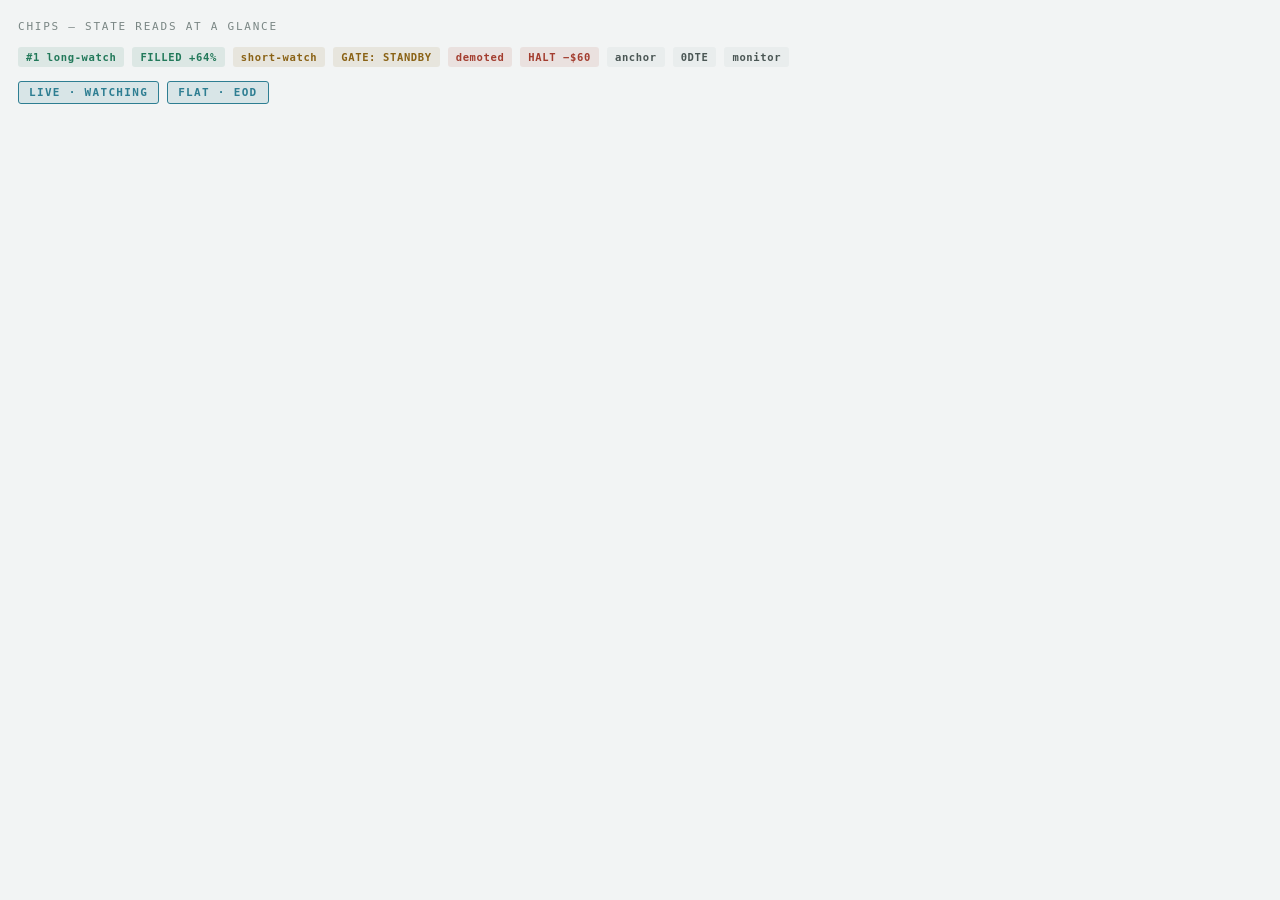
<file: supertrades/design/components/chips.html>
<!-- @dsCard group="Components" name="Status chips" -->
<!doctype html><html><head><meta charset="utf-8">
<meta name="viewport" content="width=device-width,initial-scale=1">
<title>SuperTrades · Status chips</title>
<style>
  :root{
    --bg:#F2F4F4; --surface:#FFFFFF; --surface2:#E9EDED; --line:#D5DCDC;
    --ink:#17211F; --ink2:#4A5654; --ink3:#7A8684;
    --accent:#2E7E92; --accent-soft:#2E7E9222;
    --good:#22795A; --warn:#8A6215; --crit:#A33D2F;
    --good-bg:#22795A1A; --warn-bg:#8A62151A; --crit-bg:#A33D2F1A;
  }
  @media (prefers-color-scheme: dark){ :root{
    --bg:#0C1516; --surface:#121D1F; --surface2:#0F181A; --line:#233335;
    --ink:#E6ECEA; --ink2:#9FAEAC; --ink3:#6E7B79;
    --accent:#6FB4C8; --accent-soft:#6FB4C826;
    --good:#4CBF8C; --warn:#D9A83F; --crit:#E07B62;
    --good-bg:#4CBF8C1F; --warn-bg:#D9A83F1F; --crit-bg:#E07B621F;
  }}
  :root[data-theme="dark"]{
    --bg:#0C1516; --surface:#121D1F; --surface2:#0F181A; --line:#233335;
    --ink:#E6ECEA; --ink2:#9FAEAC; --ink3:#6E7B79;
    --accent:#6FB4C8; --accent-soft:#6FB4C826;
    --good:#4CBF8C; --warn:#D9A83F; --crit:#E07B62;
    --good-bg:#4CBF8C1F; --warn-bg:#D9A83F1F; --crit-bg:#E07B621F;
  }
  :root[data-theme="light"]{
    --bg:#F2F4F4; --surface:#FFFFFF; --surface2:#E9EDED; --line:#D5DCDC;
    --ink:#17211F; --ink2:#4A5654; --ink3:#7A8684;
    --accent:#2E7E92; --accent-soft:#2E7E9222;
    --good:#22795A; --warn:#8A6215; --crit:#A33D2F;
    --good-bg:#22795A1A; --warn-bg:#8A62151A; --crit-bg:#A33D2F1A;
  }
  *{box-sizing:border-box}
  body{background:var(--bg);color:var(--ink);margin:0;padding:18px;
    font:14px/1.55 ui-sans-serif,system-ui,"Segoe UI",Roboto,sans-serif}
  .mono{font-family:ui-monospace,"SF Mono",Menlo,Consolas,monospace;font-variant-numeric:tabular-nums}
  .eyebrow{font-family:ui-monospace,Menlo,Consolas,monospace;font-size:11px;letter-spacing:.16em;
    text-transform:uppercase;color:var(--ink3);margin:0 0 12px}
  .row{display:flex;flex-wrap:wrap;gap:8px;margin-bottom:14px}
  .chip{display:inline-block;border-radius:3px;padding:2px 8px;font-size:10.5px;font-weight:600;letter-spacing:.06em;white-space:nowrap;font-family:ui-monospace,Menlo,monospace}
  .chip.good{background:var(--good-bg);color:var(--good)}
  .chip.warn{background:var(--warn-bg);color:var(--warn)}
  .chip.crit{background:var(--crit-bg);color:var(--crit)}
  .chip.mut{background:var(--surface2);color:var(--ink2)}
  .flat{display:inline-flex;align-items:center;background:var(--accent-soft);color:var(--accent);
    border:1px solid var(--accent);border-radius:3px;padding:2px 10px;font-size:11px;letter-spacing:.12em;font-weight:600;font-family:ui-monospace,Menlo,monospace}
</style></head><body>

  <p class="eyebrow">Chips — state reads at a glance</p>
  <div class="row"><span class="chip good">#1 long-watch</span><span class="chip good">FILLED +64%</span>
    <span class="chip warn">short-watch</span><span class="chip warn">GATE: STANDBY</span>
    <span class="chip crit">demoted</span><span class="chip crit">HALT −$60</span>
    <span class="chip mut">anchor</span><span class="chip mut">0DTE</span><span class="chip mut">monitor</span></div>
  <div class="row"><span class="flat">LIVE · WATCHING</span><span class="flat">FLAT · EOD</span></div>
</body></html>
</file>
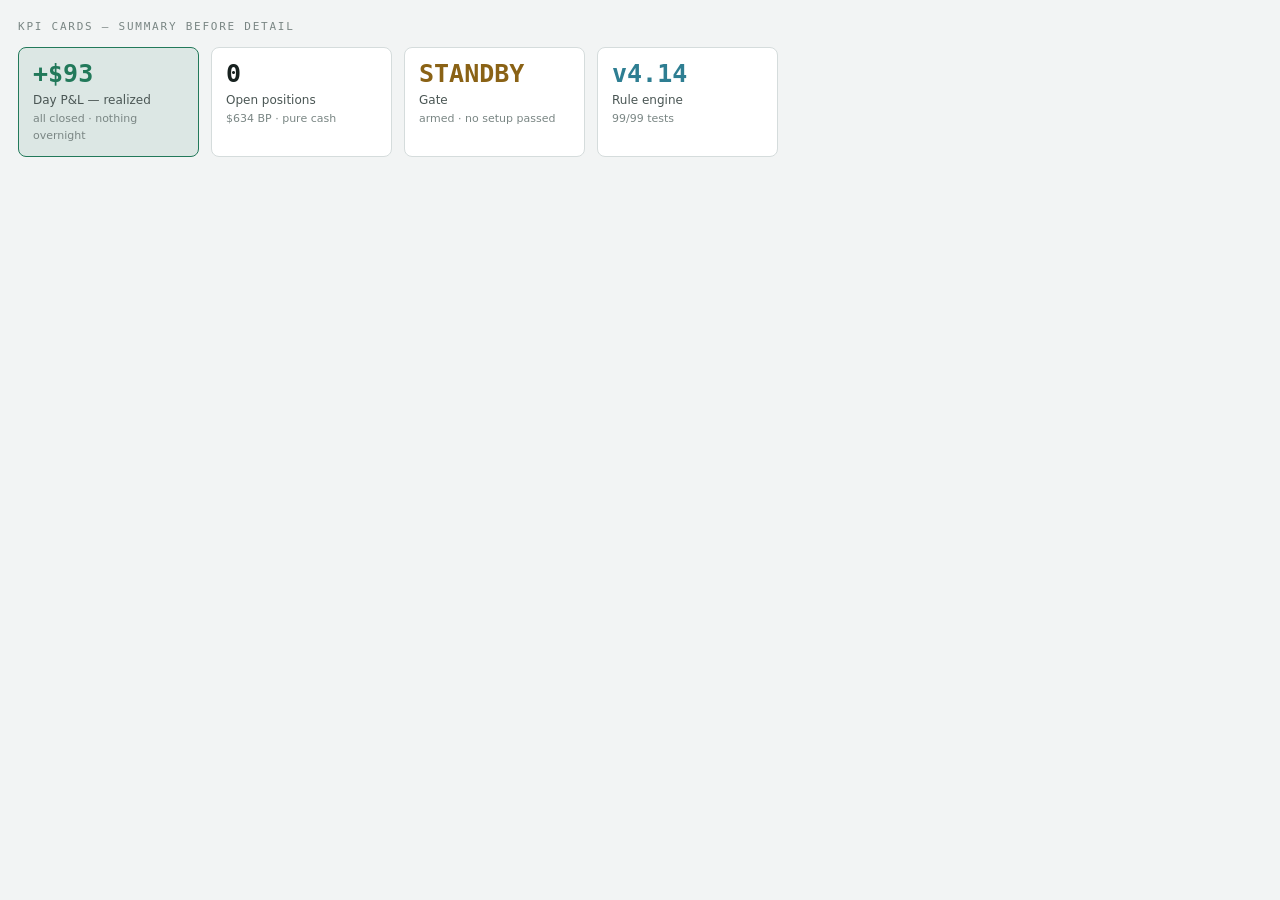
<file: supertrades/design/components/kpi.html>
<!-- @dsCard group="Components" name="KPI cards" -->
<!doctype html><html><head><meta charset="utf-8">
<meta name="viewport" content="width=device-width,initial-scale=1">
<title>SuperTrades · KPI cards</title>
<style>
  :root{
    --bg:#F2F4F4; --surface:#FFFFFF; --surface2:#E9EDED; --line:#D5DCDC;
    --ink:#17211F; --ink2:#4A5654; --ink3:#7A8684;
    --accent:#2E7E92; --accent-soft:#2E7E9222;
    --good:#22795A; --warn:#8A6215; --crit:#A33D2F;
    --good-bg:#22795A1A; --warn-bg:#8A62151A; --crit-bg:#A33D2F1A;
  }
  @media (prefers-color-scheme: dark){ :root{
    --bg:#0C1516; --surface:#121D1F; --surface2:#0F181A; --line:#233335;
    --ink:#E6ECEA; --ink2:#9FAEAC; --ink3:#6E7B79;
    --accent:#6FB4C8; --accent-soft:#6FB4C826;
    --good:#4CBF8C; --warn:#D9A83F; --crit:#E07B62;
    --good-bg:#4CBF8C1F; --warn-bg:#D9A83F1F; --crit-bg:#E07B621F;
  }}
  :root[data-theme="dark"]{
    --bg:#0C1516; --surface:#121D1F; --surface2:#0F181A; --line:#233335;
    --ink:#E6ECEA; --ink2:#9FAEAC; --ink3:#6E7B79;
    --accent:#6FB4C8; --accent-soft:#6FB4C826;
    --good:#4CBF8C; --warn:#D9A83F; --crit:#E07B62;
    --good-bg:#4CBF8C1F; --warn-bg:#D9A83F1F; --crit-bg:#E07B621F;
  }
  :root[data-theme="light"]{
    --bg:#F2F4F4; --surface:#FFFFFF; --surface2:#E9EDED; --line:#D5DCDC;
    --ink:#17211F; --ink2:#4A5654; --ink3:#7A8684;
    --accent:#2E7E92; --accent-soft:#2E7E9222;
    --good:#22795A; --warn:#8A6215; --crit:#A33D2F;
    --good-bg:#22795A1A; --warn-bg:#8A62151A; --crit-bg:#A33D2F1A;
  }
  *{box-sizing:border-box}
  body{background:var(--bg);color:var(--ink);margin:0;padding:18px;
    font:14px/1.55 ui-sans-serif,system-ui,"Segoe UI",Roboto,sans-serif}
  .mono{font-family:ui-monospace,"SF Mono",Menlo,Consolas,monospace;font-variant-numeric:tabular-nums}
  .eyebrow{font-family:ui-monospace,Menlo,Consolas,monospace;font-size:11px;letter-spacing:.16em;
    text-transform:uppercase;color:var(--ink3);margin:0 0 12px}
  .kpis{display:grid;grid-template-columns:repeat(auto-fit,minmax(150px,1fr));gap:12px;max-width:760px}
  .kpi{background:var(--surface);border:1px solid var(--line);border-radius:8px;padding:12px 14px}
  .kpi.hero{border-color:var(--good);background:var(--good-bg)}
  .kpi .v{font-size:25px;font-weight:600;line-height:1.15}
  .kpi .l{font-size:12px;color:var(--ink2);margin-top:2px}
  .kpi .s{font-size:11px;color:var(--ink3);margin-top:1px}
</style></head><body>

  <p class="eyebrow">KPI cards — summary before detail</p>
  <div class="kpis">
    <div class="kpi hero"><div class="v mono" style="color:var(--good)">+$93</div><div class="l">Day P&amp;L — realized</div><div class="s">all closed · nothing overnight</div></div>
    <div class="kpi"><div class="v mono">0</div><div class="l">Open positions</div><div class="s">$634 BP · pure cash</div></div>
    <div class="kpi"><div class="v mono" style="color:var(--warn)">STANDBY</div><div class="l">Gate</div><div class="s">armed · no setup passed</div></div>
    <div class="kpi"><div class="v mono" style="color:var(--accent)">v4.14</div><div class="l">Rule engine</div><div class="s">99/99 tests</div></div>
  </div>
</body></html>
</file>
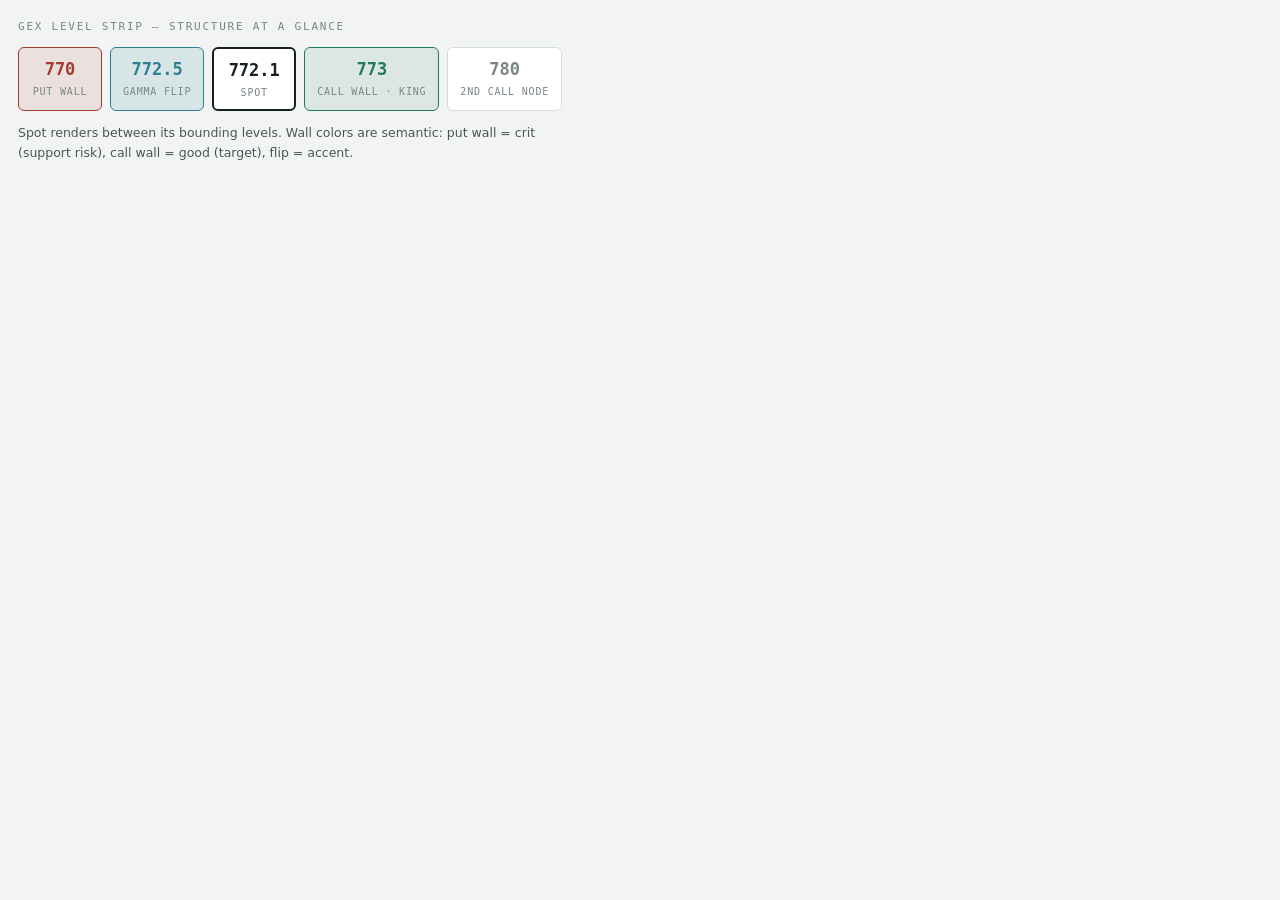
<file: supertrades/design/components/levels.html>
<!-- @dsCard group="Components" name="GEX level strip" -->
<!doctype html><html><head><meta charset="utf-8">
<meta name="viewport" content="width=device-width,initial-scale=1">
<title>SuperTrades · GEX levels</title>
<style>
  :root{
    --bg:#F2F4F4; --surface:#FFFFFF; --surface2:#E9EDED; --line:#D5DCDC;
    --ink:#17211F; --ink2:#4A5654; --ink3:#7A8684;
    --accent:#2E7E92; --accent-soft:#2E7E9222;
    --good:#22795A; --warn:#8A6215; --crit:#A33D2F;
    --good-bg:#22795A1A; --warn-bg:#8A62151A; --crit-bg:#A33D2F1A;
  }
  @media (prefers-color-scheme: dark){ :root{
    --bg:#0C1516; --surface:#121D1F; --surface2:#0F181A; --line:#233335;
    --ink:#E6ECEA; --ink2:#9FAEAC; --ink3:#6E7B79;
    --accent:#6FB4C8; --accent-soft:#6FB4C826;
    --good:#4CBF8C; --warn:#D9A83F; --crit:#E07B62;
    --good-bg:#4CBF8C1F; --warn-bg:#D9A83F1F; --crit-bg:#E07B621F;
  }}
  :root[data-theme="dark"]{
    --bg:#0C1516; --surface:#121D1F; --surface2:#0F181A; --line:#233335;
    --ink:#E6ECEA; --ink2:#9FAEAC; --ink3:#6E7B79;
    --accent:#6FB4C8; --accent-soft:#6FB4C826;
    --good:#4CBF8C; --warn:#D9A83F; --crit:#E07B62;
    --good-bg:#4CBF8C1F; --warn-bg:#D9A83F1F; --crit-bg:#E07B621F;
  }
  :root[data-theme="light"]{
    --bg:#F2F4F4; --surface:#FFFFFF; --surface2:#E9EDED; --line:#D5DCDC;
    --ink:#17211F; --ink2:#4A5654; --ink3:#7A8684;
    --accent:#2E7E92; --accent-soft:#2E7E9222;
    --good:#22795A; --warn:#8A6215; --crit:#A33D2F;
    --good-bg:#22795A1A; --warn-bg:#8A62151A; --crit-bg:#A33D2F1A;
  }
  *{box-sizing:border-box}
  body{background:var(--bg);color:var(--ink);margin:0;padding:18px;
    font:14px/1.55 ui-sans-serif,system-ui,"Segoe UI",Roboto,sans-serif}
  .mono{font-family:ui-monospace,"SF Mono",Menlo,Consolas,monospace;font-variant-numeric:tabular-nums}
  .eyebrow{font-family:ui-monospace,Menlo,Consolas,monospace;font-size:11px;letter-spacing:.16em;
    text-transform:uppercase;color:var(--ink3);margin:0 0 12px}
  .strip{display:flex;gap:8px;flex-wrap:wrap;align-items:stretch}
  .lvl{border:1px solid var(--line);border-radius:6px;padding:8px 12px;background:var(--surface);min-width:84px;text-align:center}
  .lvl .k{font-size:17px;font-weight:600}
  .lvl .t{font-size:10px;letter-spacing:.08em;text-transform:uppercase;color:var(--ink3);margin-top:2px}
  .lvl.crit{border-color:var(--crit);background:var(--crit-bg)} .lvl.crit .k{color:var(--crit)}
  .lvl.good{border-color:var(--good);background:var(--good-bg)} .lvl.good .k{color:var(--good)}
  .lvl.flip{border-color:var(--accent);background:var(--accent-soft)} .lvl.flip .k{color:var(--accent)}
  .lvl.spot{border-color:var(--ink);border-width:2px} 
  .lvl.mut .k{color:var(--ink3)}
  .note{color:var(--ink2);font-size:12.5px;max-width:560px}
</style></head><body>

  <p class="eyebrow">GEX level strip — structure at a glance</p>
  <div class="strip mono">
    <div class="lvl crit"><div class="k">770</div><div class="t">put wall</div></div>
    <div class="lvl flip"><div class="k">772.5</div><div class="t">gamma flip</div></div>
    <div class="lvl spot"><div class="k">772.1</div><div class="t">SPOT</div></div>
    <div class="lvl good"><div class="k">773</div><div class="t">call wall · king</div></div>
    <div class="lvl mut"><div class="k">780</div><div class="t">2nd call node</div></div>
  </div>
  <p class="note">Spot renders between its bounding levels. Wall colors are semantic: put wall = crit (support risk), call wall = good (target), flip = accent.</p>
</body></html>
</file>
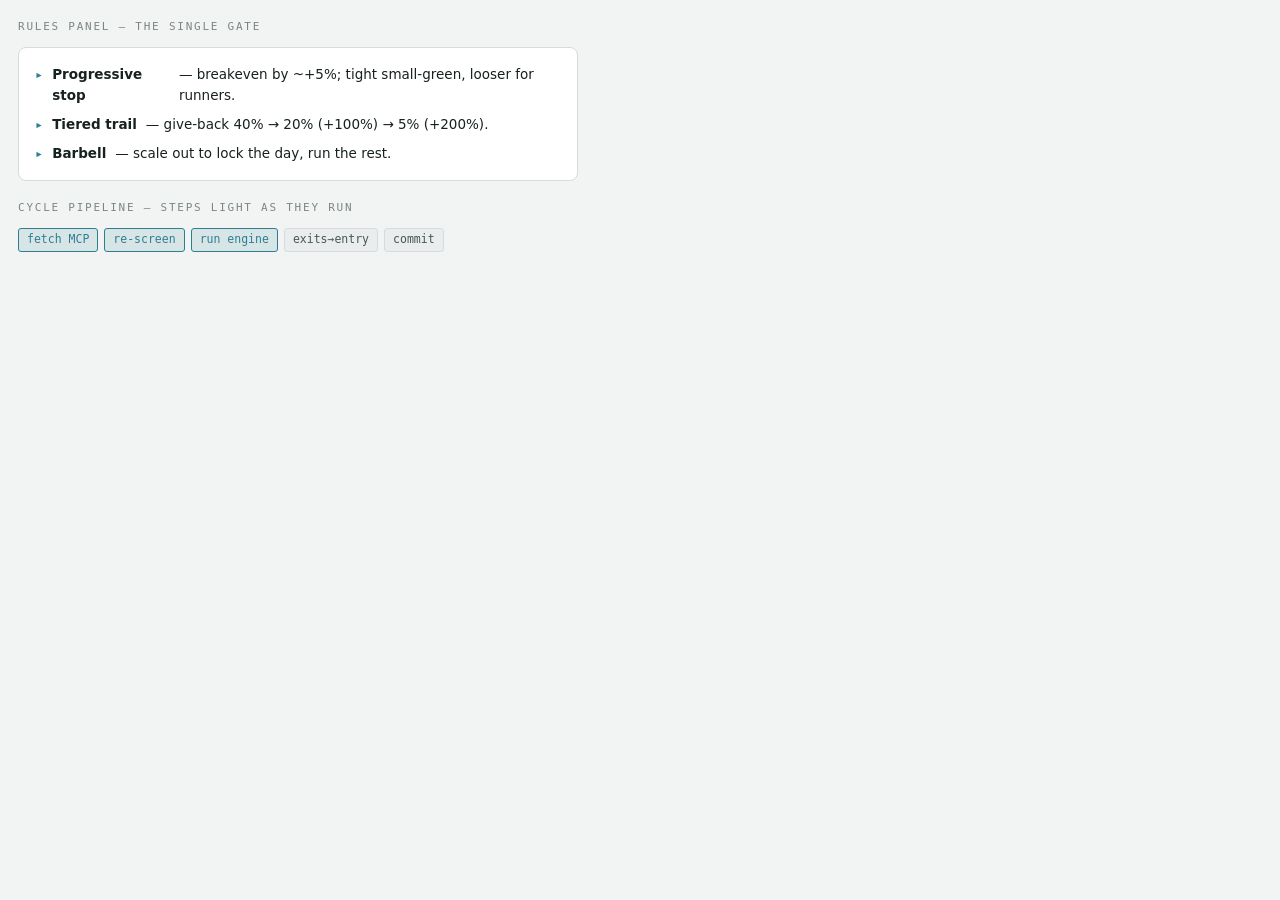
<file: supertrades/design/components/panel.html>
<!-- @dsCard group="Components" name="Rules panel + pipeline" -->
<!doctype html><html><head><meta charset="utf-8">
<meta name="viewport" content="width=device-width,initial-scale=1">
<title>SuperTrades · Panels</title>
<style>
  :root{
    --bg:#F2F4F4; --surface:#FFFFFF; --surface2:#E9EDED; --line:#D5DCDC;
    --ink:#17211F; --ink2:#4A5654; --ink3:#7A8684;
    --accent:#2E7E92; --accent-soft:#2E7E9222;
    --good:#22795A; --warn:#8A6215; --crit:#A33D2F;
    --good-bg:#22795A1A; --warn-bg:#8A62151A; --crit-bg:#A33D2F1A;
  }
  @media (prefers-color-scheme: dark){ :root{
    --bg:#0C1516; --surface:#121D1F; --surface2:#0F181A; --line:#233335;
    --ink:#E6ECEA; --ink2:#9FAEAC; --ink3:#6E7B79;
    --accent:#6FB4C8; --accent-soft:#6FB4C826;
    --good:#4CBF8C; --warn:#D9A83F; --crit:#E07B62;
    --good-bg:#4CBF8C1F; --warn-bg:#D9A83F1F; --crit-bg:#E07B621F;
  }}
  :root[data-theme="dark"]{
    --bg:#0C1516; --surface:#121D1F; --surface2:#0F181A; --line:#233335;
    --ink:#E6ECEA; --ink2:#9FAEAC; --ink3:#6E7B79;
    --accent:#6FB4C8; --accent-soft:#6FB4C826;
    --good:#4CBF8C; --warn:#D9A83F; --crit:#E07B62;
    --good-bg:#4CBF8C1F; --warn-bg:#D9A83F1F; --crit-bg:#E07B621F;
  }
  :root[data-theme="light"]{
    --bg:#F2F4F4; --surface:#FFFFFF; --surface2:#E9EDED; --line:#D5DCDC;
    --ink:#17211F; --ink2:#4A5654; --ink3:#7A8684;
    --accent:#2E7E92; --accent-soft:#2E7E9222;
    --good:#22795A; --warn:#8A6215; --crit:#A33D2F;
    --good-bg:#22795A1A; --warn-bg:#8A62151A; --crit-bg:#A33D2F1A;
  }
  *{box-sizing:border-box}
  body{background:var(--bg);color:var(--ink);margin:0;padding:18px;
    font:14px/1.55 ui-sans-serif,system-ui,"Segoe UI",Roboto,sans-serif}
  .mono{font-family:ui-monospace,"SF Mono",Menlo,Consolas,monospace;font-variant-numeric:tabular-nums}
  .eyebrow{font-family:ui-monospace,Menlo,Consolas,monospace;font-size:11px;letter-spacing:.16em;
    text-transform:uppercase;color:var(--ink3);margin:0 0 12px}
  .panel{background:var(--surface);border:1px solid var(--line);border-radius:8px;padding:16px;max-width:560px}
  .rules{margin:0;padding:0;list-style:none;display:flex;flex-direction:column;gap:8px;font-size:13.5px}
  .rules li{display:flex;gap:9px;align-items:baseline}
  .rules .tick{color:var(--accent);font-family:ui-monospace,Menlo,monospace;flex:none}
  .steps{display:flex;flex-wrap:wrap;gap:6px;font-family:ui-monospace,Menlo,monospace;font-size:11.5px}
  .step{border:1px solid var(--line);border-radius:3px;padding:2px 8px;color:var(--ink2);background:var(--surface2)}
  .step.on{border-color:var(--accent);color:var(--accent);background:var(--accent-soft)}
</style></head><body>

  <p class="eyebrow">Rules panel — the single gate</p>
  <section class="panel">
    <ul class="rules">
      <li><span class="tick">▸</span><strong>Progressive stop</strong> — breakeven by ~+5%; tight small-green, looser for runners.</li>
      <li><span class="tick">▸</span><strong>Tiered trail</strong> — give-back 40% → 20% (+100%) → 5% (+200%).</li>
      <li><span class="tick">▸</span><strong>Barbell</strong> — scale out to lock the day, run the rest.</li>
    </ul>
  </section>
  <p class="eyebrow" style="margin-top:18px">Cycle pipeline — steps light as they run</p>
  <div class="steps"><span class="step on">fetch MCP</span><span class="step on">re-screen</span><span class="step on">run engine</span><span class="step">exits→entry</span><span class="step">commit</span></div>
</body></html>
</file>
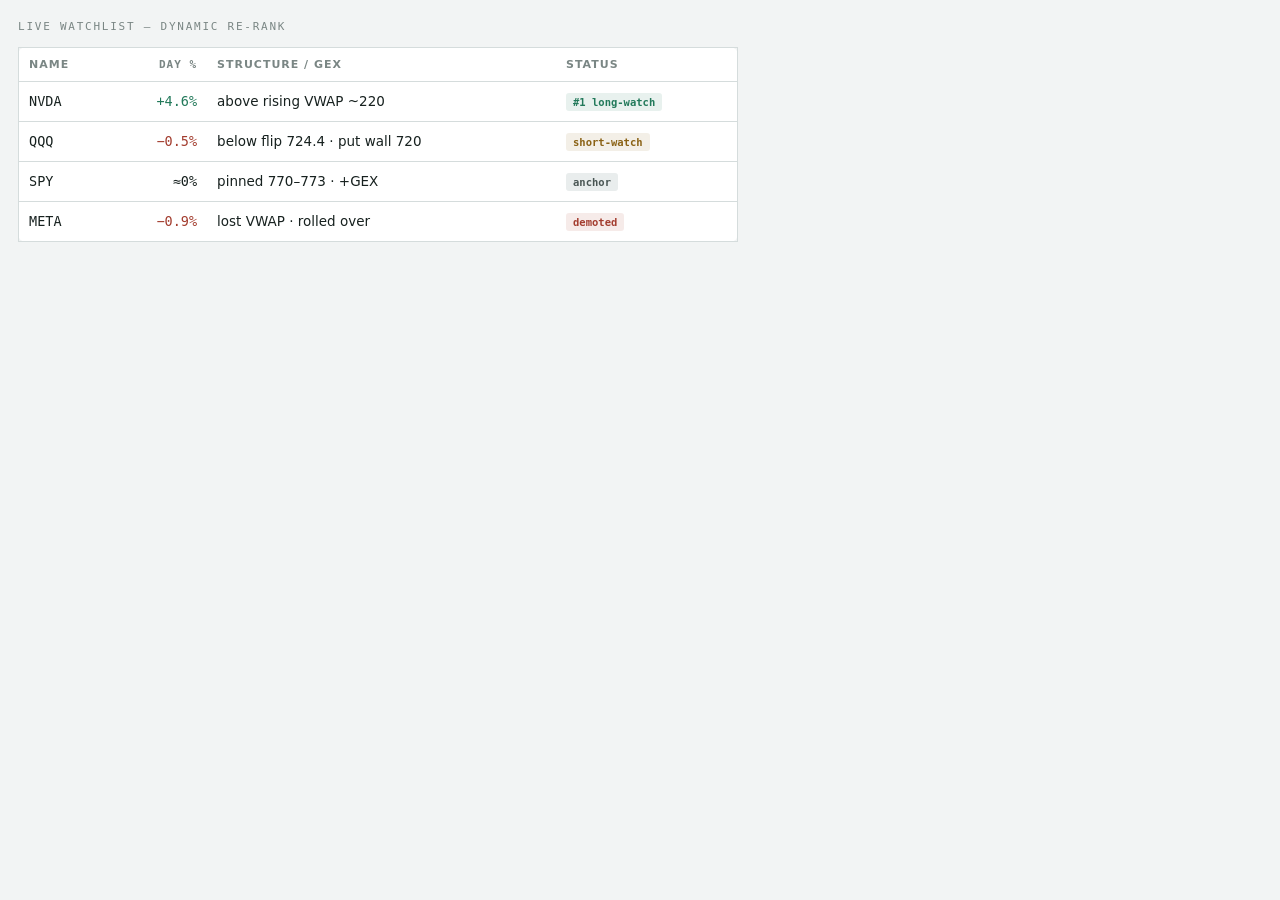
<file: supertrades/design/components/table.html>
<!-- @dsCard group="Components" name="Watchlist table" -->
<!doctype html><html><head><meta charset="utf-8">
<meta name="viewport" content="width=device-width,initial-scale=1">
<title>SuperTrades · Watchlist table</title>
<style>
  :root{
    --bg:#F2F4F4; --surface:#FFFFFF; --surface2:#E9EDED; --line:#D5DCDC;
    --ink:#17211F; --ink2:#4A5654; --ink3:#7A8684;
    --accent:#2E7E92; --accent-soft:#2E7E9222;
    --good:#22795A; --warn:#8A6215; --crit:#A33D2F;
    --good-bg:#22795A1A; --warn-bg:#8A62151A; --crit-bg:#A33D2F1A;
  }
  @media (prefers-color-scheme: dark){ :root{
    --bg:#0C1516; --surface:#121D1F; --surface2:#0F181A; --line:#233335;
    --ink:#E6ECEA; --ink2:#9FAEAC; --ink3:#6E7B79;
    --accent:#6FB4C8; --accent-soft:#6FB4C826;
    --good:#4CBF8C; --warn:#D9A83F; --crit:#E07B62;
    --good-bg:#4CBF8C1F; --warn-bg:#D9A83F1F; --crit-bg:#E07B621F;
  }}
  :root[data-theme="dark"]{
    --bg:#0C1516; --surface:#121D1F; --surface2:#0F181A; --line:#233335;
    --ink:#E6ECEA; --ink2:#9FAEAC; --ink3:#6E7B79;
    --accent:#6FB4C8; --accent-soft:#6FB4C826;
    --good:#4CBF8C; --warn:#D9A83F; --crit:#E07B62;
    --good-bg:#4CBF8C1F; --warn-bg:#D9A83F1F; --crit-bg:#E07B621F;
  }
  :root[data-theme="light"]{
    --bg:#F2F4F4; --surface:#FFFFFF; --surface2:#E9EDED; --line:#D5DCDC;
    --ink:#17211F; --ink2:#4A5654; --ink3:#7A8684;
    --accent:#2E7E92; --accent-soft:#2E7E9222;
    --good:#22795A; --warn:#8A6215; --crit:#A33D2F;
    --good-bg:#22795A1A; --warn-bg:#8A62151A; --crit-bg:#A33D2F1A;
  }
  *{box-sizing:border-box}
  body{background:var(--bg);color:var(--ink);margin:0;padding:18px;
    font:14px/1.55 ui-sans-serif,system-ui,"Segoe UI",Roboto,sans-serif}
  .mono{font-family:ui-monospace,"SF Mono",Menlo,Consolas,monospace;font-variant-numeric:tabular-nums}
  .eyebrow{font-family:ui-monospace,Menlo,Consolas,monospace;font-size:11px;letter-spacing:.16em;
    text-transform:uppercase;color:var(--ink3);margin:0 0 12px}
  .scroll{overflow-x:auto;max-width:720px}
  table{border-collapse:collapse;width:100%;font-size:13.5px;background:var(--surface);border:1px solid var(--line);border-radius:8px}
  th{color:var(--ink3);font-weight:600;font-size:11px;letter-spacing:.09em;text-transform:uppercase;text-align:left;padding:8px 10px;border-bottom:1px solid var(--line);white-space:nowrap}
  td{padding:9px 10px;border-bottom:1px solid var(--line)}
  tr:last-child td{border-bottom:none}
  .num{text-align:right;font-family:ui-monospace,Menlo,monospace;font-variant-numeric:tabular-nums;white-space:nowrap}
  .chip{display:inline-block;border-radius:3px;padding:1px 7px;font-size:10.5px;font-weight:600;font-family:ui-monospace,Menlo,monospace}
  .chip.good{background:var(--good-bg);color:var(--good)}
  .chip.warn{background:var(--warn-bg);color:var(--warn)}
  .chip.crit{background:var(--crit-bg);color:var(--crit)}
  .chip.mut{background:var(--surface2);color:var(--ink2)}
</style></head><body>

  <p class="eyebrow">Live watchlist — dynamic re-rank</p>
  <div class="scroll"><table>
    <thead><tr><th>Name</th><th class="num">Day %</th><th>Structure / GEX</th><th>Status</th></tr></thead>
    <tbody>
      <tr><td class="mono">NVDA</td><td class="num" style="color:var(--good)">+4.6%</td><td>above rising VWAP ~220</td><td><span class="chip good">#1 long-watch</span></td></tr>
      <tr><td class="mono">QQQ</td><td class="num" style="color:var(--crit)">−0.5%</td><td>below flip 724.4 · put wall 720</td><td><span class="chip warn">short-watch</span></td></tr>
      <tr><td class="mono">SPY</td><td class="num">≈0%</td><td>pinned 770–773 · +GEX</td><td><span class="chip mut">anchor</span></td></tr>
      <tr><td class="mono">META</td><td class="num" style="color:var(--crit)">−0.9%</td><td>lost VWAP · rolled over</td><td><span class="chip crit">demoted</span></td></tr>
    </tbody>
  </table></div>
</body></html>
</file>
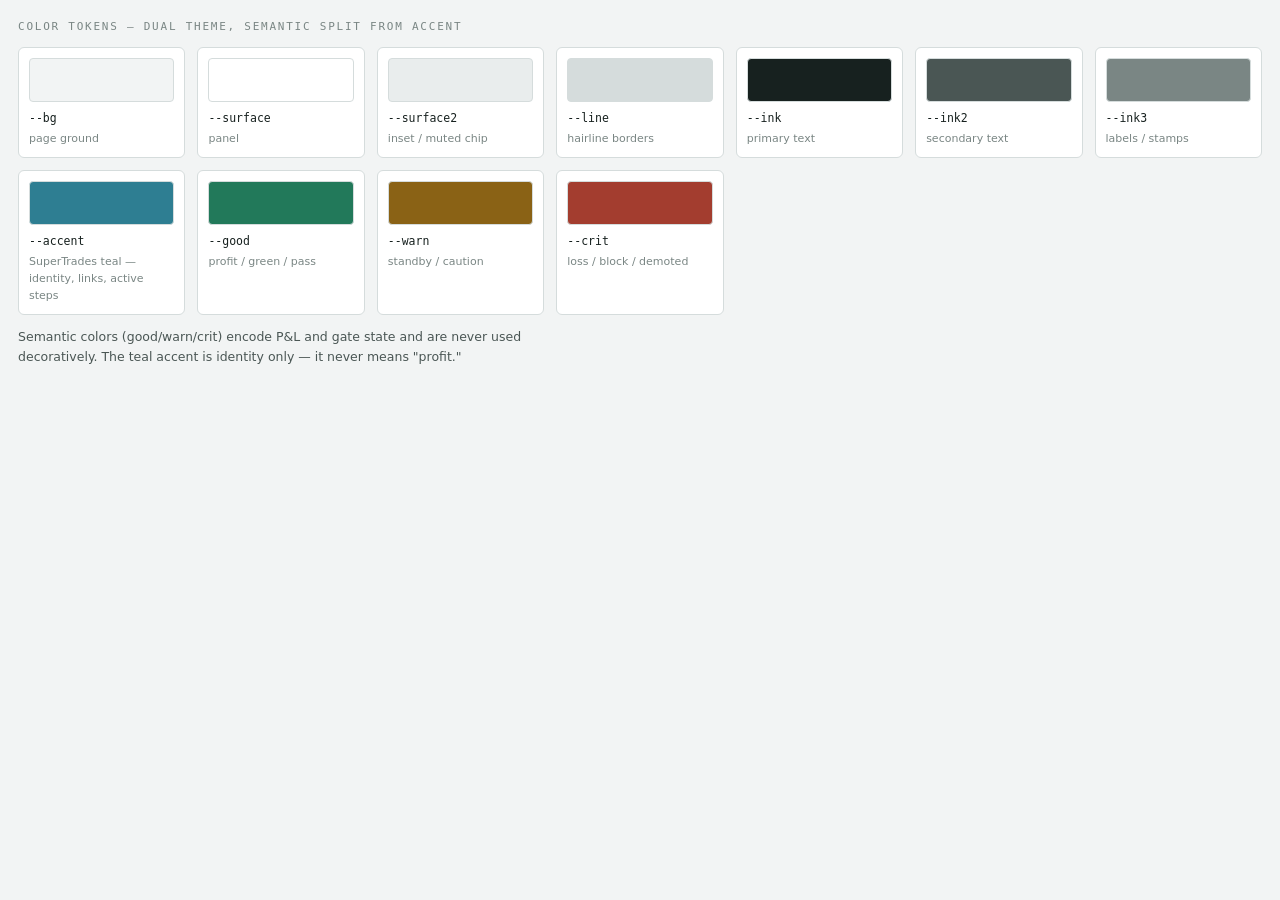
<file: supertrades/design/foundations/colors.html>
<!-- @dsCard group="Foundations" name="Color tokens" -->
<!doctype html><html><head><meta charset="utf-8">
<meta name="viewport" content="width=device-width,initial-scale=1">
<title>SuperTrades · Color tokens</title>
<style>
  :root{
    --bg:#F2F4F4; --surface:#FFFFFF; --surface2:#E9EDED; --line:#D5DCDC;
    --ink:#17211F; --ink2:#4A5654; --ink3:#7A8684;
    --accent:#2E7E92; --accent-soft:#2E7E9222;
    --good:#22795A; --warn:#8A6215; --crit:#A33D2F;
    --good-bg:#22795A1A; --warn-bg:#8A62151A; --crit-bg:#A33D2F1A;
  }
  @media (prefers-color-scheme: dark){ :root{
    --bg:#0C1516; --surface:#121D1F; --surface2:#0F181A; --line:#233335;
    --ink:#E6ECEA; --ink2:#9FAEAC; --ink3:#6E7B79;
    --accent:#6FB4C8; --accent-soft:#6FB4C826;
    --good:#4CBF8C; --warn:#D9A83F; --crit:#E07B62;
    --good-bg:#4CBF8C1F; --warn-bg:#D9A83F1F; --crit-bg:#E07B621F;
  }}
  :root[data-theme="dark"]{
    --bg:#0C1516; --surface:#121D1F; --surface2:#0F181A; --line:#233335;
    --ink:#E6ECEA; --ink2:#9FAEAC; --ink3:#6E7B79;
    --accent:#6FB4C8; --accent-soft:#6FB4C826;
    --good:#4CBF8C; --warn:#D9A83F; --crit:#E07B62;
    --good-bg:#4CBF8C1F; --warn-bg:#D9A83F1F; --crit-bg:#E07B621F;
  }
  :root[data-theme="light"]{
    --bg:#F2F4F4; --surface:#FFFFFF; --surface2:#E9EDED; --line:#D5DCDC;
    --ink:#17211F; --ink2:#4A5654; --ink3:#7A8684;
    --accent:#2E7E92; --accent-soft:#2E7E9222;
    --good:#22795A; --warn:#8A6215; --crit:#A33D2F;
    --good-bg:#22795A1A; --warn-bg:#8A62151A; --crit-bg:#A33D2F1A;
  }
  *{box-sizing:border-box}
  body{background:var(--bg);color:var(--ink);margin:0;padding:18px;
    font:14px/1.55 ui-sans-serif,system-ui,"Segoe UI",Roboto,sans-serif}
  .mono{font-family:ui-monospace,"SF Mono",Menlo,Consolas,monospace;font-variant-numeric:tabular-nums}
  .eyebrow{font-family:ui-monospace,Menlo,Consolas,monospace;font-size:11px;letter-spacing:.16em;
    text-transform:uppercase;color:var(--ink3);margin:0 0 12px}
  .grid{display:grid;grid-template-columns:repeat(auto-fill,minmax(150px,1fr));gap:12px}
  .sw{background:var(--surface);border:1px solid var(--line);border-radius:6px;padding:10px}
  .c{height:44px;border-radius:4px;border:1px solid var(--line)}
  .n{font-size:11.5px;margin-top:8px;color:var(--ink)}
  .d{font-size:11px;color:var(--ink3);margin-top:2px}
  .note{color:var(--ink2);font-size:12.5px;max-width:560px}
</style></head><body>

  <p class="eyebrow">Color tokens — dual theme, semantic split from accent</p>
  <div class="grid">
    <div class="sw"><div class="c" style="background:var(--bg)"></div>
      <div class="n mono">--bg</div><div class="d">page ground</div></div>
    <div class="sw"><div class="c" style="background:var(--surface)"></div>
      <div class="n mono">--surface</div><div class="d">panel</div></div>
    <div class="sw"><div class="c" style="background:var(--surface2)"></div>
      <div class="n mono">--surface2</div><div class="d">inset / muted chip</div></div>
    <div class="sw"><div class="c" style="background:var(--line)"></div>
      <div class="n mono">--line</div><div class="d">hairline borders</div></div>
    <div class="sw"><div class="c" style="background:var(--ink)"></div>
      <div class="n mono">--ink</div><div class="d">primary text</div></div>
    <div class="sw"><div class="c" style="background:var(--ink2)"></div>
      <div class="n mono">--ink2</div><div class="d">secondary text</div></div>
    <div class="sw"><div class="c" style="background:var(--ink3)"></div>
      <div class="n mono">--ink3</div><div class="d">labels / stamps</div></div>
    <div class="sw"><div class="c" style="background:var(--accent)"></div>
      <div class="n mono">--accent</div><div class="d">SuperTrades teal — identity, links, active steps</div></div>
    <div class="sw"><div class="c" style="background:var(--good)"></div>
      <div class="n mono">--good</div><div class="d">profit / green / pass</div></div>
    <div class="sw"><div class="c" style="background:var(--warn)"></div>
      <div class="n mono">--warn</div><div class="d">standby / caution</div></div>
    <div class="sw"><div class="c" style="background:var(--crit)"></div>
      <div class="n mono">--crit</div><div class="d">loss / block / demoted</div></div>
  </div>
  <p class="note">Semantic colors (good/warn/crit) encode P&amp;L and gate state and are never used decoratively. The teal accent is identity only — it never means "profit."</p>
</body></html>
</file>
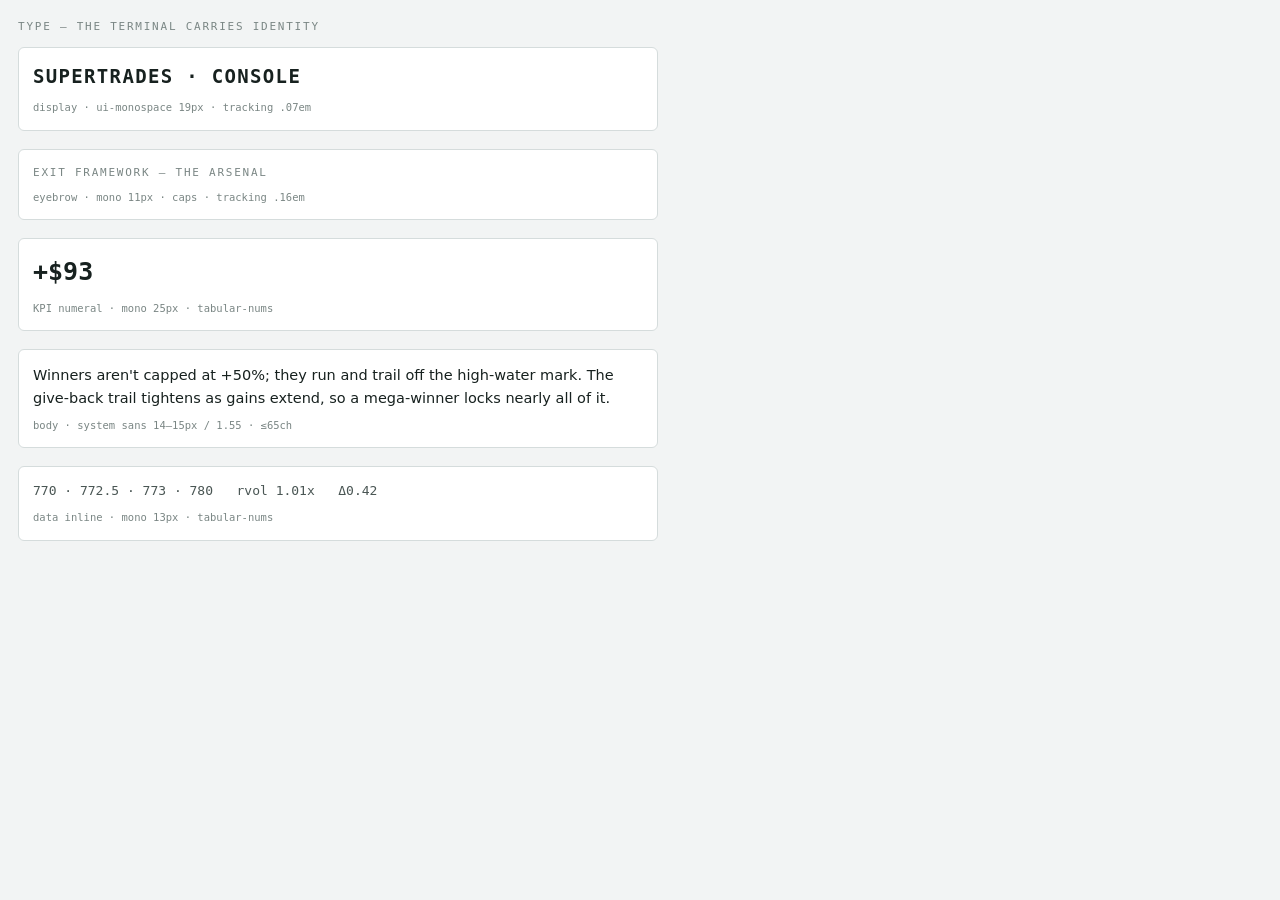
<file: supertrades/design/foundations/type.html>
<!-- @dsCard group="Foundations" name="Typography" -->
<!doctype html><html><head><meta charset="utf-8">
<meta name="viewport" content="width=device-width,initial-scale=1">
<title>SuperTrades · Typography</title>
<style>
  :root{
    --bg:#F2F4F4; --surface:#FFFFFF; --surface2:#E9EDED; --line:#D5DCDC;
    --ink:#17211F; --ink2:#4A5654; --ink3:#7A8684;
    --accent:#2E7E92; --accent-soft:#2E7E9222;
    --good:#22795A; --warn:#8A6215; --crit:#A33D2F;
    --good-bg:#22795A1A; --warn-bg:#8A62151A; --crit-bg:#A33D2F1A;
  }
  @media (prefers-color-scheme: dark){ :root{
    --bg:#0C1516; --surface:#121D1F; --surface2:#0F181A; --line:#233335;
    --ink:#E6ECEA; --ink2:#9FAEAC; --ink3:#6E7B79;
    --accent:#6FB4C8; --accent-soft:#6FB4C826;
    --good:#4CBF8C; --warn:#D9A83F; --crit:#E07B62;
    --good-bg:#4CBF8C1F; --warn-bg:#D9A83F1F; --crit-bg:#E07B621F;
  }}
  :root[data-theme="dark"]{
    --bg:#0C1516; --surface:#121D1F; --surface2:#0F181A; --line:#233335;
    --ink:#E6ECEA; --ink2:#9FAEAC; --ink3:#6E7B79;
    --accent:#6FB4C8; --accent-soft:#6FB4C826;
    --good:#4CBF8C; --warn:#D9A83F; --crit:#E07B62;
    --good-bg:#4CBF8C1F; --warn-bg:#D9A83F1F; --crit-bg:#E07B621F;
  }
  :root[data-theme="light"]{
    --bg:#F2F4F4; --surface:#FFFFFF; --surface2:#E9EDED; --line:#D5DCDC;
    --ink:#17211F; --ink2:#4A5654; --ink3:#7A8684;
    --accent:#2E7E92; --accent-soft:#2E7E9222;
    --good:#22795A; --warn:#8A6215; --crit:#A33D2F;
    --good-bg:#22795A1A; --warn-bg:#8A62151A; --crit-bg:#A33D2F1A;
  }
  *{box-sizing:border-box}
  body{background:var(--bg);color:var(--ink);margin:0;padding:18px;
    font:14px/1.55 ui-sans-serif,system-ui,"Segoe UI",Roboto,sans-serif}
  .mono{font-family:ui-monospace,"SF Mono",Menlo,Consolas,monospace;font-variant-numeric:tabular-nums}
  .eyebrow{font-family:ui-monospace,Menlo,Consolas,monospace;font-size:11px;letter-spacing:.16em;
    text-transform:uppercase;color:var(--ink3);margin:0 0 12px}
  .stack{display:flex;flex-direction:column;gap:18px;max-width:640px}
  .spec{background:var(--surface);border:1px solid var(--line);border-radius:6px;padding:14px;display:flex;flex-direction:column;gap:8px}
  .h{font-size:19px;letter-spacing:.07em;margin:0}
  .kpi{font-size:25px;font-weight:600}
  .body{margin:0;font-size:14.5px;color:var(--ink);max-width:65ch}
  .data{font-size:13px;color:var(--ink2)}
  .tag{font-family:ui-monospace,Menlo,monospace;font-size:10.5px;color:var(--ink3)}
</style></head><body>

  <p class="eyebrow">Type — the terminal carries identity</p>
  <div class="stack">
    <div class="spec"><h1 class="mono h">SUPERTRADES · CONSOLE</h1><span class="tag">display · ui-monospace 19px · tracking .07em</span></div>
    <div class="spec"><p class="eyebrow" style="margin:0">Exit framework — the arsenal</p><span class="tag">eyebrow · mono 11px · caps · tracking .16em</span></div>
    <div class="spec"><div class="mono kpi">+$93</div><span class="tag">KPI numeral · mono 25px · tabular-nums</span></div>
    <div class="spec"><p class="body">Winners aren't capped at +50%; they run and trail off the high-water mark. The give-back trail tightens as gains extend, so a mega-winner locks nearly all of it.</p><span class="tag">body · system sans 14–15px / 1.55 · ≤65ch</span></div>
    <div class="spec"><span class="mono data">770 · 772.5 · 773 · 780 &nbsp; rvol 1.01x &nbsp; Δ0.42</span><span class="tag">data inline · mono 13px · tabular-nums</span></div>
  </div>
</body></html>
</file>
